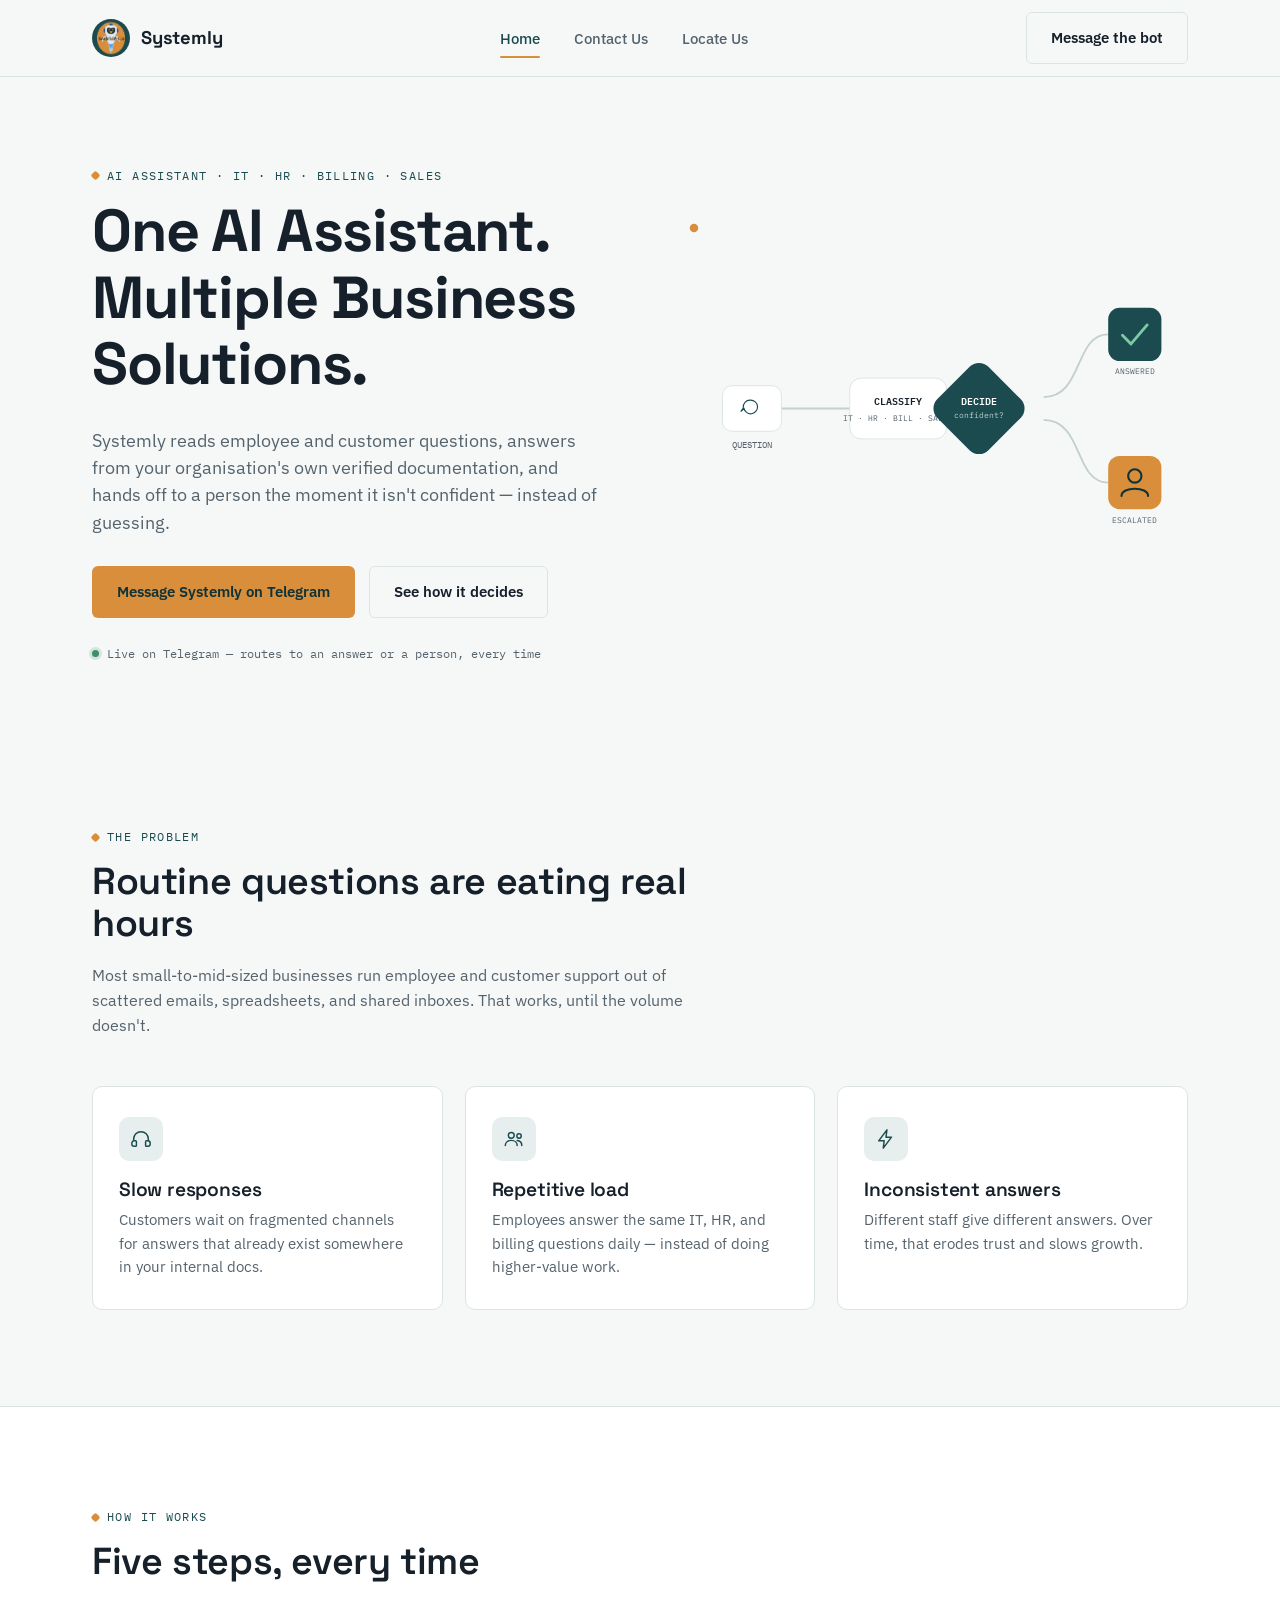
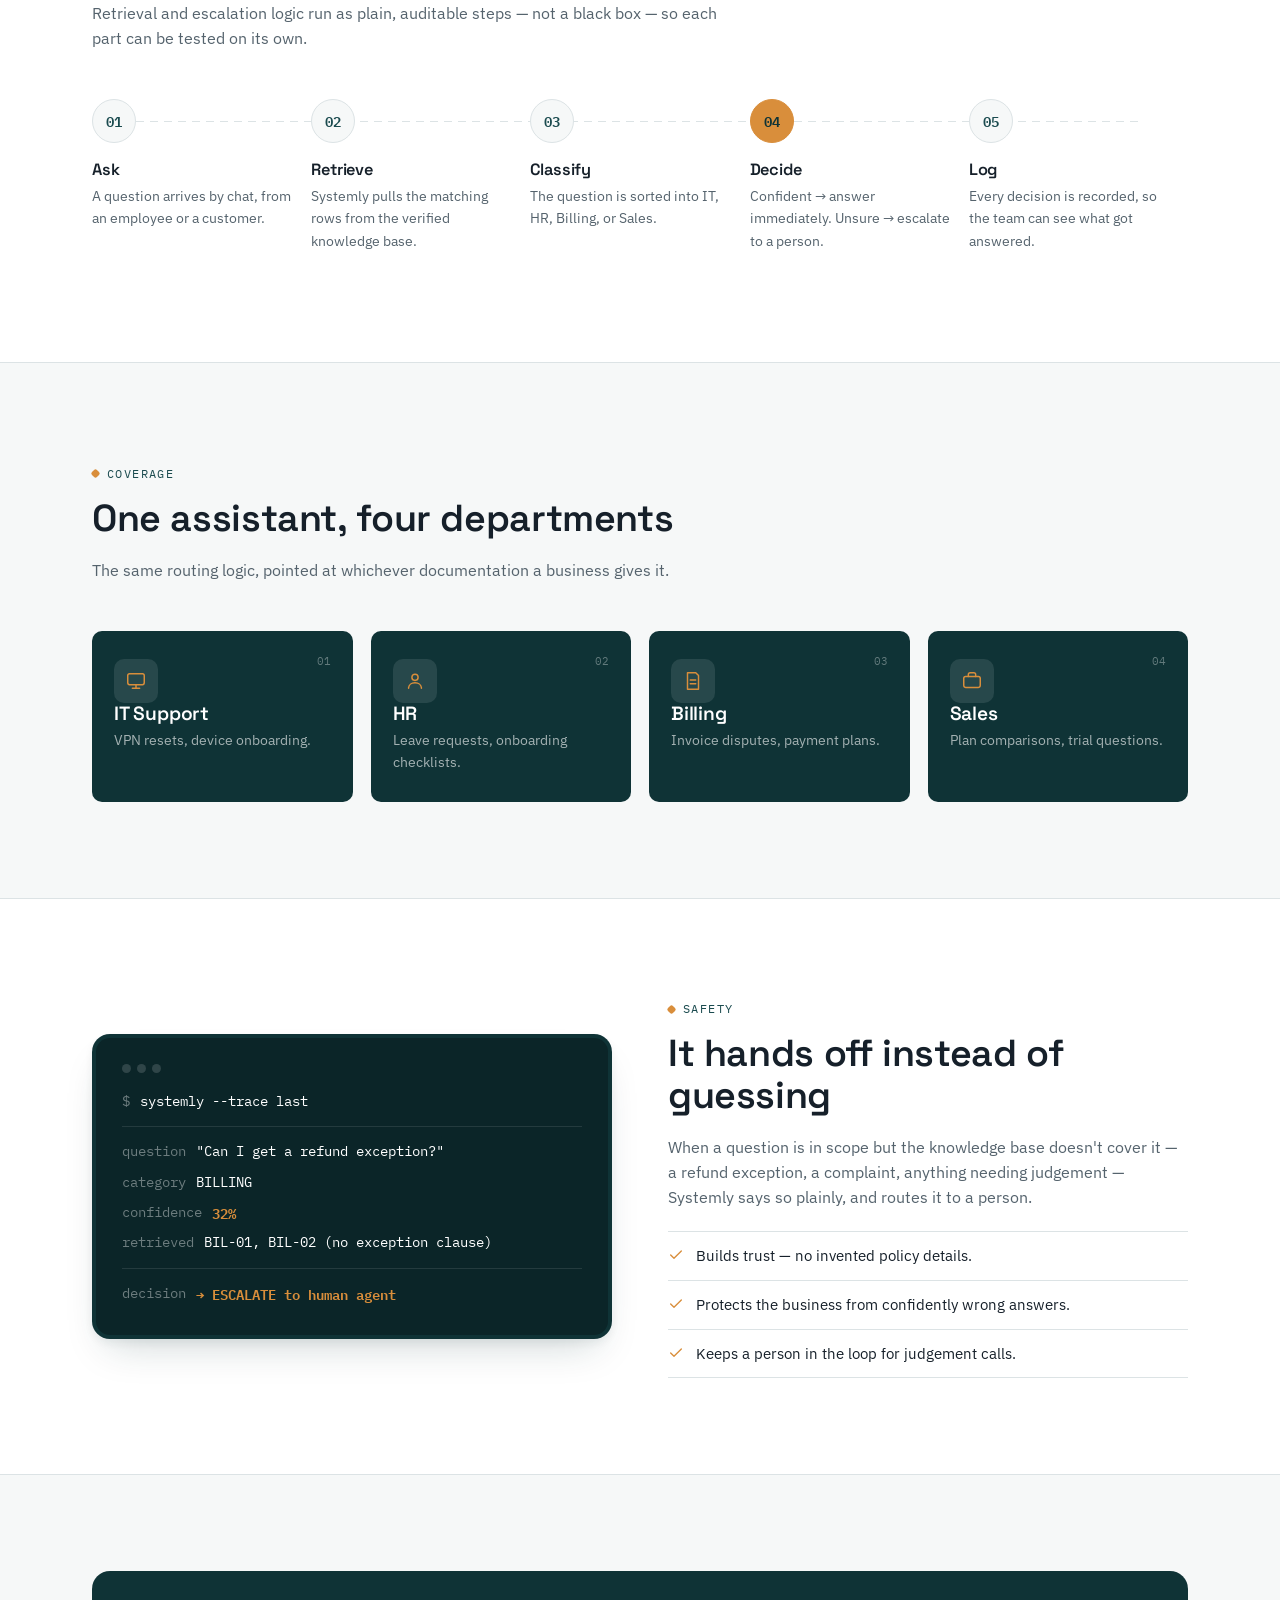
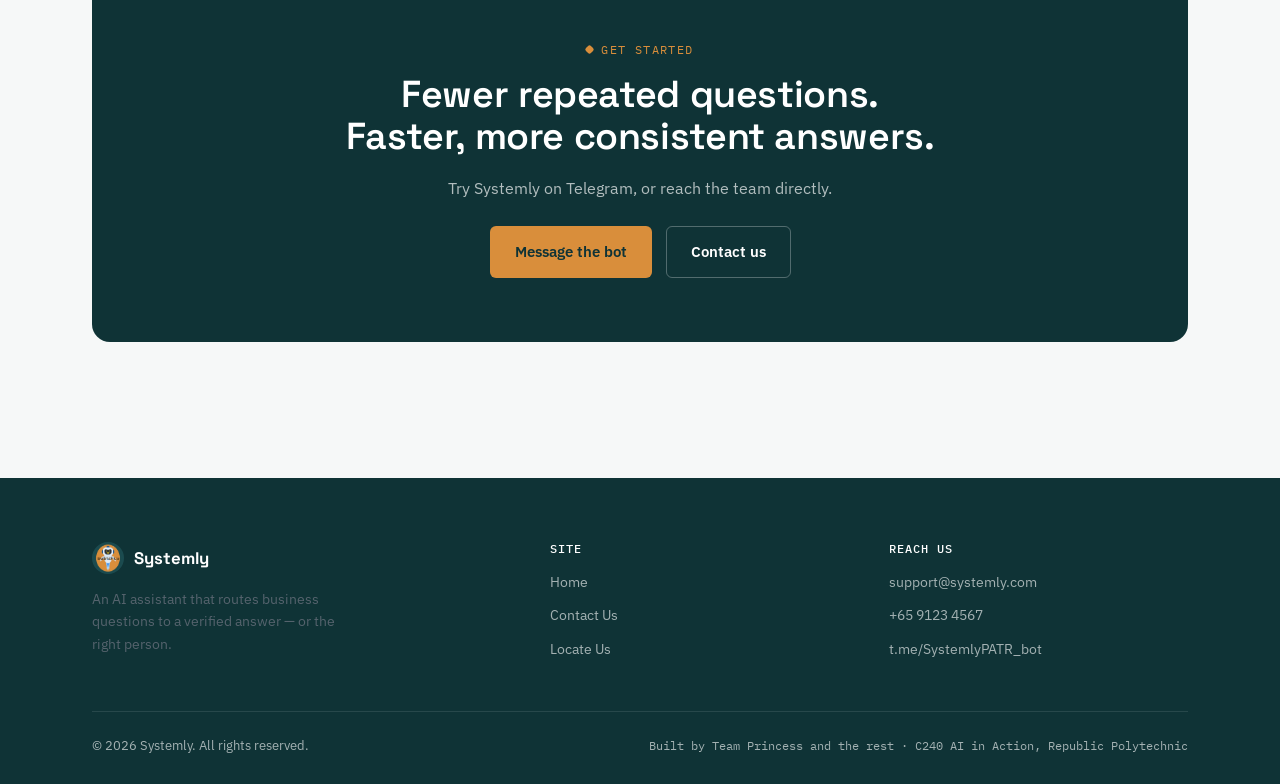
<file: index.html>
<!DOCTYPE html>
<html lang="en">
<head>
<meta charset="UTF-8">
<meta name="viewport" content="width=device-width, initial-scale=1.0">
<title>Systemly — One AI Assistant. Multiple Business Solutions.</title>
<meta name="description" content="Systemly is an AI assistant that answers IT, HR, billing, and sales questions from your own verified documentation — and hands off to a person the moment it isn't sure.">
<link rel="icon" type="image/png" href="assets/logo.png">
<link rel="stylesheet" href="css/style.css">
</head>
<body>

<!-- ============ NAV ============ -->
<header class="nav">
  <div class="container">
    <a href="index.html" class="nav-brand">
      <img src="assets/logo.png" alt="Systemly logo">
      <span>Systemly</span>
    </a>
    <nav>
      <ul class="nav-links" id="navLinks">
        <li><a href="index.html" class="active">Home</a></li>
        <li><a href="contact.html">Contact Us</a></li>
        <li><a href="locate.html">Locate Us</a></li>
      </ul>
    </nav>
    <div class="nav-cta">
      <a href="https://t.me/SystemlyPATR_bot" class="btn btn-ghost" target="_blank" rel="noopener">Message the bot</a>
      <button class="nav-toggle" id="navToggle" aria-label="Toggle menu" aria-expanded="false">
        <span></span><span></span><span></span>
      </button>
    </div>
  </div>
</header>

<!-- ============ HERO ============ -->
<section class="hero">
  <div class="container">
    <div class="hero-copy reveal in">
      <p class="eyebrow">AI Assistant · IT · HR · Billing · Sales</p>
      <h1>One AI Assistant.<br>Multiple Business Solutions.</h1>
      <p class="lead">Systemly reads employee and customer questions, answers from your organisation's own verified documentation, and hands off to a person the moment it isn't confident — instead of guessing.</p>
      <div class="hero-actions">
        <a href="https://t.me/SystemlyPATR_bot" class="btn btn-amber" target="_blank" rel="noopener">
          Message Systemly on Telegram
        </a>
        <a href="#how-it-works" class="btn btn-ghost">See how it decides</a>
      </div>
      <div class="hero-note">
        <span class="dot-live"></span>
        Live on Telegram — routes to an answer or a person, every time
      </div>
    </div>

    <div class="hero-visual reveal in" aria-hidden="true">
      <svg viewBox="0 0 520 380" xmlns="http://www.w3.org/2000/svg" style="width:100%;height:auto;overflow:visible;">
        <!-- connecting paths -->
        <path id="pathAB" class="flow-path" pathLength="1" d="M92,190 L164,190" />
        <path id="pathBC" class="flow-path" pathLength="1" d="M266,190 L300,190" />
        <path id="pathCD" class="flow-path flow-path-delay1" pathLength="1" d="M368,178 C410,178 400,112 436,112" />
        <path id="pathCE" class="flow-path flow-path-delay1" pathLength="1" d="M368,202 C410,202 400,268 436,268" />

        <!-- traveling dots -->
        <circle r="4.5" fill="#1B4B4F">
          <animateMotion dur="3.6s" repeatCount="indefinite" begin="0.4s"
            path="M92,190 L164,190 L266,190 L300,190 C342,190 400,178 400,178 C410,178 400,112 436,112" />
        </circle>
        <circle r="4.5" fill="#D98E3B">
          <animateMotion dur="3.6s" repeatCount="indefinite" begin="2.2s"
            path="M92,190 L164,190 L266,190 L300,190 C342,190 400,202 400,202 C410,202 400,268 436,268" />
        </circle>

        <!-- Node A: Question -->
        <g transform="translate(30,166)">
          <rect width="62" height="48" rx="10" fill="#FFFFFF" stroke="#DCE3E5" />
          <path d="M31,15 a9,9 0 1 1 -8.7,11 L18,30 l3.3,-4.6 A9,9 0 0 1 31,15z" fill="none" stroke="#1B4B4F" stroke-width="1.5" transform="scale(0.8) translate(6,4)"/>
          <text x="31" y="66" text-anchor="middle" font-family="IBM Plex Mono" font-size="9.5" fill="#55636D">QUESTION</text>
        </g>

        <!-- Node B: Classify -->
        <g transform="translate(164,158)">
          <rect width="102" height="64" rx="12" fill="#FFFFFF" stroke="#DCE3E5"/>
          <text x="51" y="28" text-anchor="middle" font-family="IBM Plex Mono" font-weight="600" font-size="10.5" fill="#16202A">CLASSIFY</text>
          <text x="51" y="45" text-anchor="middle" font-family="IBM Plex Mono" font-size="8" fill="#55636D">IT · HR · BILL · SALES</text>
        </g>

        <!-- Node C: Decide (diamond) -->
        <g transform="translate(300,190)">
          <rect x="-38" y="-38" width="76" height="76" rx="14" fill="#1B4B4F" transform="rotate(45)"/>
          <text x="0" y="-4" text-anchor="middle" font-family="IBM Plex Mono" font-weight="600" font-size="10" fill="#fff">DECIDE</text>
          <text x="0" y="10" text-anchor="middle" font-family="IBM Plex Mono" font-size="8" fill="#B9D4D1">confident?</text>
        </g>

        <!-- Node D: Verified answer -->
        <g transform="translate(436,84)">
          <rect width="56" height="56" rx="12" fill="#1B4B4F"/>
          <path d="M15,29 L24,38 L41,18" fill="none" stroke="#7CC9A6" stroke-width="3" stroke-linecap="round" stroke-linejoin="round"/>
          <text x="28" y="70" text-anchor="middle" font-family="IBM Plex Mono" font-size="8.5" fill="#55636D">ANSWERED</text>
        </g>

        <!-- Node E: Escalate -->
        <g transform="translate(436,240)">
          <rect width="56" height="56" rx="12" fill="#D98E3B"/>
          <circle cx="28" cy="21" r="7" fill="none" stroke="#0F3336" stroke-width="2.2"/>
          <path d="M14,42 c0,-10 28,-10 28,0" fill="none" stroke="#0F3336" stroke-width="2.2" stroke-linecap="round"/>
          <text x="28" y="70" text-anchor="middle" font-family="IBM Plex Mono" font-size="8.5" fill="#55636D">ESCALATED</text>
        </g>
      </svg>
    </div>
  </div>
</section>

<!-- ============ PROBLEM ============ -->
<section id="problem">
  <div class="container">
    <div class="section-head reveal">
      <p class="eyebrow">The problem</p>
      <h2>Routine questions are eating real hours</h2>
      <p>Most small-to-mid-sized businesses run employee and customer support out of scattered emails, spreadsheets, and shared inboxes. That works, until the volume doesn't.</p>
    </div>
    <div class="card-grid">
      <div class="card reveal">
        <div class="icon-badge">
          <svg viewBox="0 0 24 24" fill="none" stroke="currentColor" stroke-width="1.6" stroke-linecap="round" stroke-linejoin="round"><path d="M4 13v-1a8 8 0 0 1 16 0v1"/><path d="M2 16.5A2.5 2.5 0 0 1 4.5 14H6a1 1 0 0 1 1 1v4a1 1 0 0 1-1 1H4.5A2.5 2.5 0 0 1 2 17.5v-1z"/><path d="M22 16.5a2.5 2.5 0 0 0-2.5-2.5H18a1 1 0 0 0-1 1v4a1 1 0 0 0 1 1h1.5a2.5 2.5 0 0 0 2.5-2.5v-1z"/></svg>
        </div>
        <h3>Slow responses</h3>
        <p>Customers wait on fragmented channels for answers that already exist somewhere in your internal docs.</p>
      </div>
      <div class="card reveal">
        <div class="icon-badge">
          <svg viewBox="0 0 24 24" fill="none" stroke="currentColor" stroke-width="1.6" stroke-linecap="round" stroke-linejoin="round"><circle cx="9" cy="8" r="3.2"/><path d="M2.5 19c0-3.3 2.9-5.5 6.5-5.5s6.5 2.2 6.5 5.5"/><circle cx="17.5" cy="8.7" r="2.4"/><path d="M15.5 13.7c2.7.3 5 2.2 5 5.3"/></svg>
        </div>
        <h3>Repetitive load</h3>
        <p>Employees answer the same IT, HR, and billing questions daily — instead of doing higher-value work.</p>
      </div>
      <div class="card reveal">
        <div class="icon-badge">
          <svg viewBox="0 0 24 24" fill="none" stroke="currentColor" stroke-width="1.6" stroke-linecap="round" stroke-linejoin="round"><path d="M13 2 4 14h6l-1 8 9-12h-6l1-8z" stroke-linejoin="round"/></svg>
        </div>
        <h3>Inconsistent answers</h3>
        <p>Different staff give different answers. Over time, that erodes trust and slows growth.</p>
      </div>
    </div>
  </div>
</section>

<!-- ============ HOW IT WORKS ============ -->
<section id="how-it-works" style="background:var(--panel); border-top:1px solid var(--line); border-bottom:1px solid var(--line);">
  <div class="container">
    <div class="section-head reveal">
      <p class="eyebrow">How it works</p>
      <h2>Five steps, every time</h2>
      <p>Retrieval and escalation logic run as plain, auditable steps — not a black box — so each part can be tested on its own.</p>
    </div>
    <div class="timeline">
      <div class="step reveal">
        <div class="step-num">01</div>
        <h3>Ask</h3>
        <p>A question arrives by chat, from an employee or a customer.</p>
      </div>
      <div class="step reveal">
        <div class="step-num">02</div>
        <h3>Retrieve</h3>
        <p>Systemly pulls the matching rows from the verified knowledge base.</p>
      </div>
      <div class="step reveal">
        <div class="step-num">03</div>
        <h3>Classify</h3>
        <p>The question is sorted into IT, HR, Billing, or Sales.</p>
      </div>
      <div class="step reveal active">
        <div class="step-num">04</div>
        <h3>Decide</h3>
        <p>Confident → answer immediately. Unsure → escalate to a person.</p>
      </div>
      <div class="step reveal">
        <div class="step-num">05</div>
        <h3>Log</h3>
        <p>Every decision is recorded, so the team can see what got answered.</p>
      </div>
    </div>
  </div>
</section>

<!-- ============ DEPARTMENTS ============ -->
<section id="departments">
  <div class="container">
    <div class="section-head reveal">
      <p class="eyebrow">Coverage</p>
      <h2>One assistant, four departments</h2>
      <p>The same routing logic, pointed at whichever documentation a business gives it.</p>
    </div>
    <div class="dept-grid">
      <div class="dept-card reveal">
        <span class="tag">01</span>
        <div class="icon-badge">
          <svg viewBox="0 0 24 24" fill="none" stroke="currentColor" stroke-width="1.6" stroke-linecap="round" stroke-linejoin="round"><rect x="3" y="4" width="18" height="12" rx="2"/><path d="M8 20h8M12 16v4"/></svg>
        </div>
        <h3>IT Support</h3>
        <p>VPN resets, device onboarding.</p>
      </div>
      <div class="dept-card reveal">
        <span class="tag">02</span>
        <div class="icon-badge">
          <svg viewBox="0 0 24 24" fill="none" stroke="currentColor" stroke-width="1.6" stroke-linecap="round" stroke-linejoin="round"><circle cx="12" cy="8" r="3.4"/><path d="M5 20c0-3.6 3.1-6 7-6s7 2.4 7 6"/></svg>
        </div>
        <h3>HR</h3>
        <p>Leave requests, onboarding checklists.</p>
      </div>
      <div class="dept-card reveal">
        <span class="tag">03</span>
        <div class="icon-badge">
          <svg viewBox="0 0 24 24" fill="none" stroke="currentColor" stroke-width="1.6" stroke-linecap="round" stroke-linejoin="round"><path d="M6 3h9l3 3v15H6z"/><path d="M9 11h6M9 15h6"/></svg>
        </div>
        <h3>Billing</h3>
        <p>Invoice disputes, payment plans.</p>
      </div>
      <div class="dept-card reveal">
        <span class="tag">04</span>
        <div class="icon-badge">
          <svg viewBox="0 0 24 24" fill="none" stroke="currentColor" stroke-width="1.6" stroke-linecap="round" stroke-linejoin="round"><rect x="3" y="7" width="18" height="12" rx="2"/><path d="M8 7V5a2 2 0 0 1 2-2h4a2 2 0 0 1 2 2v2"/></svg>
        </div>
        <h3>Sales</h3>
        <p>Plan comparisons, trial questions.</p>
      </div>
    </div>
  </div>
</section>

<!-- ============ ESCALATION DEMO ============ -->
<section id="safety" style="background:var(--panel); border-top:1px solid var(--line); border-bottom:1px solid var(--line);">
  <div class="container">
    <div class="split">
      <div class="reveal">
        <div class="console">
          <div class="console-inner">
            <div class="console-bar"><span></span><span></span><span></span></div>
            <div class="console-line"><span class="k">$</span><span class="v">systemly --trace last</span></div>
            <div class="console-divider"></div>
            <div class="console-line"><span class="k">question</span><span class="v">"Can I get a refund exception?"</span></div>
            <div class="console-line"><span class="k">category</span><span class="v">BILLING</span></div>
            <div class="console-line"><span class="k">confidence</span><span class="v amber">32%</span></div>
            <div class="console-line"><span class="k">retrieved</span><span class="v">BIL-01, BIL-02 (no exception clause)</span></div>
            <div class="console-divider"></div>
            <div class="console-line"><span class="k">decision</span><span class="v amber">→ ESCALATE to human agent</span></div>
          </div>
        </div>
      </div>
      <div class="reveal">
        <p class="eyebrow">Safety</p>
        <h2>It hands off instead of guessing</h2>
        <p>When a question is in scope but the knowledge base doesn't cover it — a refund exception, a complaint, anything needing judgement — Systemly says so plainly, and routes it to a person.</p>
        <ul class="split-list">
          <li>
            <svg viewBox="0 0 24 24" fill="none" stroke="currentColor" stroke-width="2" stroke-linecap="round" stroke-linejoin="round"><path d="M20 6 9 17l-5-5"/></svg>
            <span>Builds trust — no invented policy details.</span>
          </li>
          <li>
            <svg viewBox="0 0 24 24" fill="none" stroke="currentColor" stroke-width="2" stroke-linecap="round" stroke-linejoin="round"><path d="M20 6 9 17l-5-5"/></svg>
            <span>Protects the business from confidently wrong answers.</span>
          </li>
          <li>
            <svg viewBox="0 0 24 24" fill="none" stroke="currentColor" stroke-width="2" stroke-linecap="round" stroke-linejoin="round"><path d="M20 6 9 17l-5-5"/></svg>
            <span>Keeps a person in the loop for judgement calls.</span>
          </li>
        </ul>
      </div>
    </div>
  </div>
</section>

<!-- ============ CTA ============ -->
<section>
  <div class="container">
    <div class="cta-band reveal">
      <p class="eyebrow" style="justify-content:center; color:var(--amber);">Get started</p>
      <h2>Fewer repeated questions.<br>Faster, more consistent answers.</h2>
      <p>Try Systemly on Telegram, or reach the team directly.</p>
      <div class="cta-actions">
        <a href="https://t.me/SystemlyPATR_bot" class="btn btn-amber" target="_blank" rel="noopener">Message the bot</a>
        <a href="contact.html" class="btn btn-ghost-light">Contact us</a>
      </div>
    </div>
  </div>
</section>

<!-- ============ FOOTER ============ -->
<footer>
  <div class="container">
    <div class="footer-grid">
      <div>
        <div class="footer-brand">
          <img src="assets/logo.png" alt="Systemly logo">
          <span>Systemly</span>
        </div>
        <p style="max-width:32ch; font-size:0.9rem;">An AI assistant that routes business questions to a verified answer — or the right person.</p>
      </div>
      <div>
        <h4>Site</h4>
        <ul>
          <li><a href="index.html">Home</a></li>
          <li><a href="contact.html">Contact Us</a></li>
          <li><a href="locate.html">Locate Us</a></li>
        </ul>
      </div>
      <div>
        <h4>Reach us</h4>
        <ul>
          <li><a href="mailto:support@systemly.com">support@systemly.com</a></li>
          <li><a href="tel:+6591234567">+65 9123 4567</a></li>
          <li><a href="https://t.me/SystemlyPATR_bot" target="_blank" rel="noopener">t.me/SystemlyPATR_bot</a></li>
        </ul>
      </div>
    </div>
    <div class="footer-bottom">
      <span>© 2026 Systemly. All rights reserved.</span>
      <span class="credit">Built by Team Princess and the rest · C240 AI in Action, Republic Polytechnic</span>
    </div>
  </div>
</footer>

<script src="js/script.js"></script>
</body>
</html>
</file>
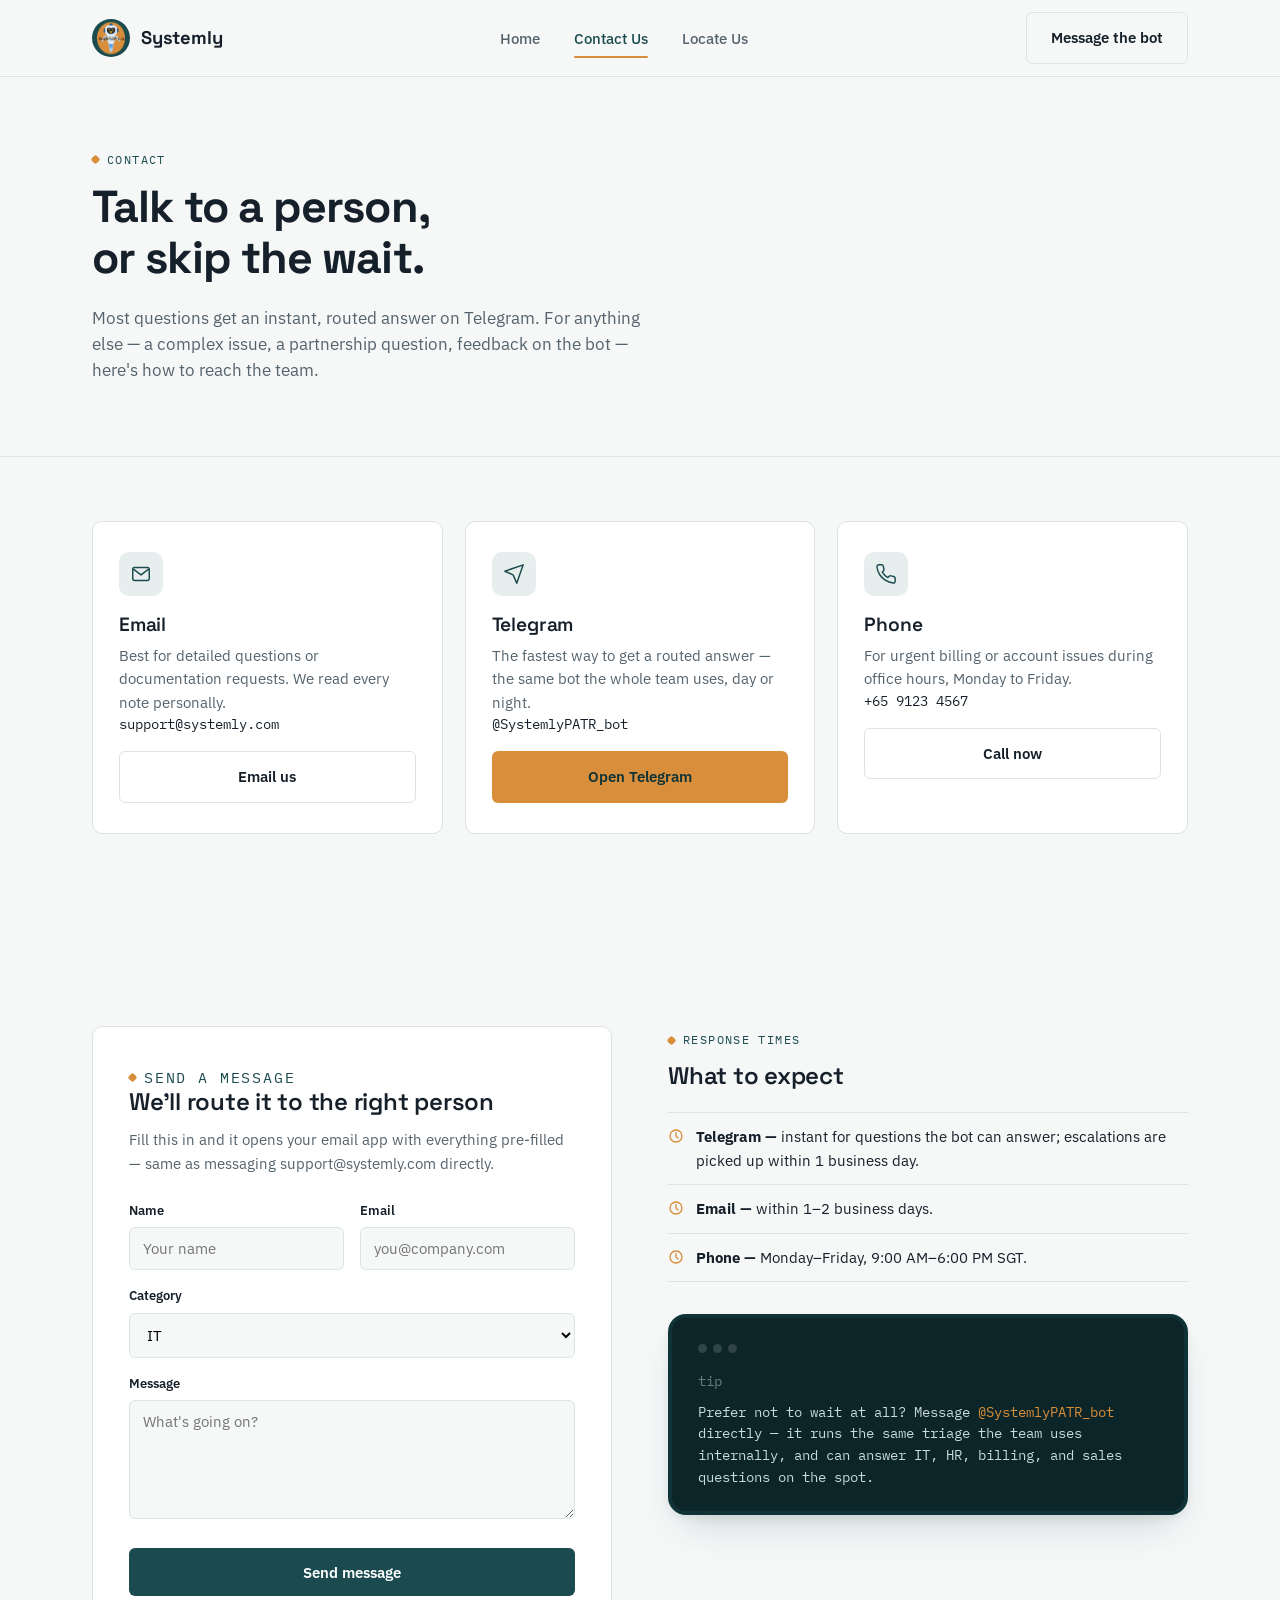
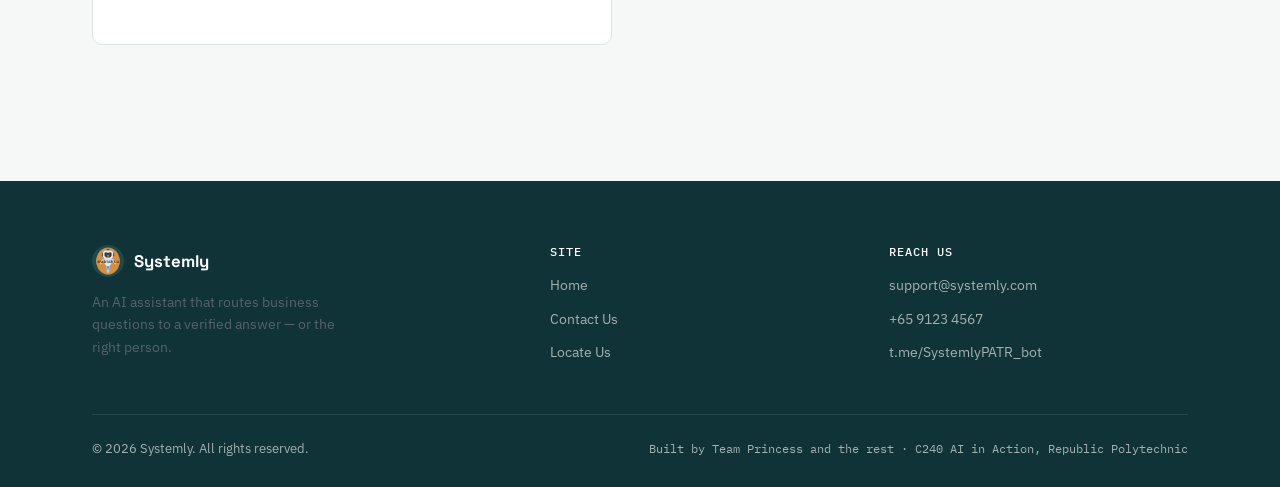
<file: contact.html>
<!DOCTYPE html>
<html lang="en">
<head>
<meta charset="UTF-8">
<meta name="viewport" content="width=device-width, initial-scale=1.0">
<title>Contact Us — Systemly</title>
<meta name="description" content="Reach the team behind Systemly by email, phone, or Telegram — or send a message directly and we'll route it to the right person.">
<link rel="icon" type="image/png" href="assets/logo.png">
<link rel="stylesheet" href="css/style.css">
</head>
<body>

<!-- ============ NAV ============ -->
<header class="nav">
  <div class="container">
    <a href="index.html" class="nav-brand">
      <img src="assets/logo.png" alt="Systemly logo">
      <span>Systemly</span>
    </a>
    <nav>
      <ul class="nav-links" id="navLinks">
        <li><a href="index.html">Home</a></li>
        <li><a href="contact.html" class="active">Contact Us</a></li>
        <li><a href="locate.html">Locate Us</a></li>
      </ul>
    </nav>
    <div class="nav-cta">
      <a href="https://t.me/SystemlyPATR_bot" class="btn btn-ghost" target="_blank" rel="noopener">Message the bot</a>
      <button class="nav-toggle" id="navToggle" aria-label="Toggle menu" aria-expanded="false">
        <span></span><span></span><span></span>
      </button>
    </div>
  </div>
</header>

<!-- ============ HEADER ============ -->
<section class="page-header">
  <div class="container">
    <p class="eyebrow reveal in">Contact</p>
    <h1 class="reveal in" style="font-size:clamp(2rem,3vw + 1rem,2.8rem);">Talk to a person,<br>or skip the wait.</h1>
    <p class="lead reveal in">Most questions get an instant, routed answer on Telegram. For anything else — a complex issue, a partnership question, feedback on the bot — here's how to reach the team.</p>
  </div>
</section>

<!-- ============ CHANNELS ============ -->
<section style="padding-top:64px;">
  <div class="container">
    <div class="card-grid">
      <div class="card reveal">
        <div class="icon-badge">
          <svg viewBox="0 0 24 24" fill="none" stroke="currentColor" stroke-width="1.6" stroke-linecap="round" stroke-linejoin="round"><rect x="3" y="5" width="18" height="14" rx="2"/><path d="m4 7 8 6 8-6"/></svg>
        </div>
        <h3>Email</h3>
        <p>Best for detailed questions or documentation requests. We read every note personally.</p>
        <p style="font-family:var(--font-mono); font-size:0.85rem; color:var(--ink); margin-bottom:16px;">support@systemly.com</p>
        <a href="mailto:support@systemly.com" class="btn btn-ghost btn-block">Email us</a>
      </div>

      <div class="card reveal">
        <div class="icon-badge">
          <svg viewBox="0 0 24 24" fill="none" stroke="currentColor" stroke-width="1.6" stroke-linecap="round" stroke-linejoin="round"><path d="m22 2-7 20-4-9-9-4 20-7z"/></svg>
        </div>
        <h3>Telegram</h3>
        <p>The fastest way to get a routed answer — the same bot the whole team uses, day or night.</p>
        <p style="font-family:var(--font-mono); font-size:0.85rem; color:var(--ink); margin-bottom:16px;">@SystemlyPATR_bot</p>
        <a href="https://t.me/SystemlyPATR_bot" class="btn btn-amber btn-block" target="_blank" rel="noopener">Open Telegram</a>
      </div>

      <div class="card reveal">
        <div class="icon-badge">
          <svg viewBox="0 0 24 24" fill="none" stroke="currentColor" stroke-width="1.6" stroke-linecap="round" stroke-linejoin="round"><path d="M22 16.9v3a2 2 0 0 1-2.2 2 19.8 19.8 0 0 1-8.6-3.1 19.5 19.5 0 0 1-6-6 19.8 19.8 0 0 1-3.1-8.7A2 2 0 0 1 4.1 2h3a2 2 0 0 1 2 1.7c.1.9.3 1.8.6 2.7a2 2 0 0 1-.4 2.1L8 9.9a16 16 0 0 0 6 6l1.4-1.4a2 2 0 0 1 2.1-.4c.9.3 1.8.5 2.7.6a2 2 0 0 1 1.8 2z"/></svg>
        </div>
        <h3>Phone</h3>
        <p>For urgent billing or account issues during office hours, Monday to Friday.</p>
        <p style="font-family:var(--font-mono); font-size:0.85rem; color:var(--ink); margin-bottom:16px;">+65 9123 4567</p>
        <a href="tel:+6591234567" class="btn btn-ghost btn-block">Call now</a>
      </div>
    </div>
  </div>
</section>

<!-- ============ FORM + INFO ============ -->
<section>
  <div class="container">
    <div class="split" style="align-items:flex-start;">

      <div class="reveal">
        <div class="card" style="padding:36px;">
          <p class="eyebrow">Send a message</p>
          <h2 style="font-size:1.5rem;">We'll route it to the right person</h2>
          <p style="margin-bottom:26px;">Fill this in and it opens your email app with everything pre-filled — same as messaging support@systemly.com directly.</p>

          <form id="contactForm" novalidate>
            <div style="display:grid; grid-template-columns:1fr 1fr; gap:16px; margin-bottom:16px;">
              <div>
                <label for="cf-name" style="display:block; font-size:0.82rem; font-weight:600; margin-bottom:6px;">Name</label>
                <input id="cf-name" name="name" type="text" required placeholder="Your name" style="width:100%; padding:11px 13px; border:1px solid var(--line); border-radius:var(--radius-s); font-family:var(--font-body); font-size:0.92rem; background:var(--bg);">
              </div>
              <div>
                <label for="cf-email" style="display:block; font-size:0.82rem; font-weight:600; margin-bottom:6px;">Email</label>
                <input id="cf-email" name="email" type="email" required placeholder="you@company.com" style="width:100%; padding:11px 13px; border:1px solid var(--line); border-radius:var(--radius-s); font-family:var(--font-body); font-size:0.92rem; background:var(--bg);">
              </div>
            </div>

            <div style="margin-bottom:16px;">
              <label for="cf-category" style="display:block; font-size:0.82rem; font-weight:600; margin-bottom:6px;">Category</label>
              <select id="cf-category" name="category" style="width:100%; padding:11px 13px; border:1px solid var(--line); border-radius:var(--radius-s); font-family:var(--font-body); font-size:0.92rem; background:var(--bg);">
                <option>IT</option>
                <option>HR</option>
                <option>Billing</option>
                <option>Sales</option>
                <option>Something else</option>
              </select>
            </div>

            <div style="margin-bottom:22px;">
              <label for="cf-message" style="display:block; font-size:0.82rem; font-weight:600; margin-bottom:6px;">Message</label>
              <textarea id="cf-message" name="message" required rows="5" placeholder="What's going on?" style="width:100%; padding:11px 13px; border:1px solid var(--line); border-radius:var(--radius-s); font-family:var(--font-body); font-size:0.92rem; resize:vertical; background:var(--bg);"></textarea>
            </div>

            <button type="submit" class="btn btn-primary btn-block">Send message</button>
            <p id="cf-status" style="font-size:0.82rem; margin-top:12px; margin-bottom:0; color:var(--ink-soft);"></p>
          </form>
        </div>
      </div>

      <div class="reveal">
        <p class="eyebrow">Response times</p>
        <h2 style="font-size:1.5rem;">What to expect</h2>
        <ul class="split-list">
          <li>
            <svg viewBox="0 0 24 24" fill="none" stroke="currentColor" stroke-width="2" stroke-linecap="round" stroke-linejoin="round"><circle cx="12" cy="12" r="9"/><path d="M12 7v5l3 3"/></svg>
            <span><strong>Telegram —</strong> instant for questions the bot can answer; escalations are picked up within 1 business day.</span>
          </li>
          <li>
            <svg viewBox="0 0 24 24" fill="none" stroke="currentColor" stroke-width="2" stroke-linecap="round" stroke-linejoin="round"><circle cx="12" cy="12" r="9"/><path d="M12 7v5l3 3"/></svg>
            <span><strong>Email —</strong> within 1–2 business days.</span>
          </li>
          <li>
            <svg viewBox="0 0 24 24" fill="none" stroke="currentColor" stroke-width="2" stroke-linecap="round" stroke-linejoin="round"><circle cx="12" cy="12" r="9"/><path d="M12 7v5l3 3"/></svg>
            <span><strong>Phone —</strong> Monday–Friday, 9:00 AM–6:00 PM SGT.</span>
          </li>
        </ul>

        <div class="console" style="margin-top:32px;">
          <div class="console-inner">
            <div class="console-bar"><span></span><span></span><span></span></div>
            <div class="console-line"><span class="k">tip</span></div>
            <p style="color:#C9DAD8; margin:0; font-size:0.85rem; line-height:1.6;">Prefer not to wait at all? Message <span style="color:var(--amber);">@SystemlyPATR_bot</span> directly — it runs the same triage the team uses internally, and can answer IT, HR, billing, and sales questions on the spot.</p>
          </div>
        </div>
      </div>

    </div>
  </div>
</section>

<!-- ============ FOOTER ============ -->
<footer>
  <div class="container">
    <div class="footer-grid">
      <div>
        <div class="footer-brand">
          <img src="assets/logo.png" alt="Systemly logo">
          <span>Systemly</span>
        </div>
        <p style="max-width:32ch; font-size:0.9rem;">An AI assistant that routes business questions to a verified answer — or the right person.</p>
      </div>
      <div>
        <h4>Site</h4>
        <ul>
          <li><a href="index.html">Home</a></li>
          <li><a href="contact.html">Contact Us</a></li>
          <li><a href="locate.html">Locate Us</a></li>
        </ul>
      </div>
      <div>
        <h4>Reach us</h4>
        <ul>
          <li><a href="mailto:support@systemly.com">support@systemly.com</a></li>
          <li><a href="tel:+6591234567">+65 9123 4567</a></li>
          <li><a href="https://t.me/SystemlyPATR_bot" target="_blank" rel="noopener">t.me/SystemlyPATR_bot</a></li>
        </ul>
      </div>
    </div>
    <div class="footer-bottom">
      <span>© 2026 Systemly. All rights reserved.</span>
      <span class="credit">Built by Team Princess and the rest · C240 AI in Action, Republic Polytechnic</span>
    </div>
  </div>
</footer>

<script src="js/script.js"></script>
<script>
  var form = document.getElementById('contactForm');
  var status = document.getElementById('cf-status');
  form.addEventListener('submit', function(e){
    e.preventDefault();
    var name = document.getElementById('cf-name').value.trim();
    var email = document.getElementById('cf-email').value.trim();
    var category = document.getElementById('cf-category').value;
    var message = document.getElementById('cf-message').value.trim();
    if(!name || !email || !message){
      status.textContent = 'Please fill in your name, email, and message.';
      status.style.color = '#b3552f';
      return;
    }
    var subject = encodeURIComponent('[' + category + '] Message from ' + name);
    var body = encodeURIComponent(message + '\n\n— ' + name + ' (' + email + ')');
    window.location.href = 'mailto:support@systemly.com?subject=' + subject + '&body=' + body;
    status.textContent = 'Opening your email app…';
    status.style.color = 'var(--ink-soft)';
  });
</script>
</body>
</html>
</file>
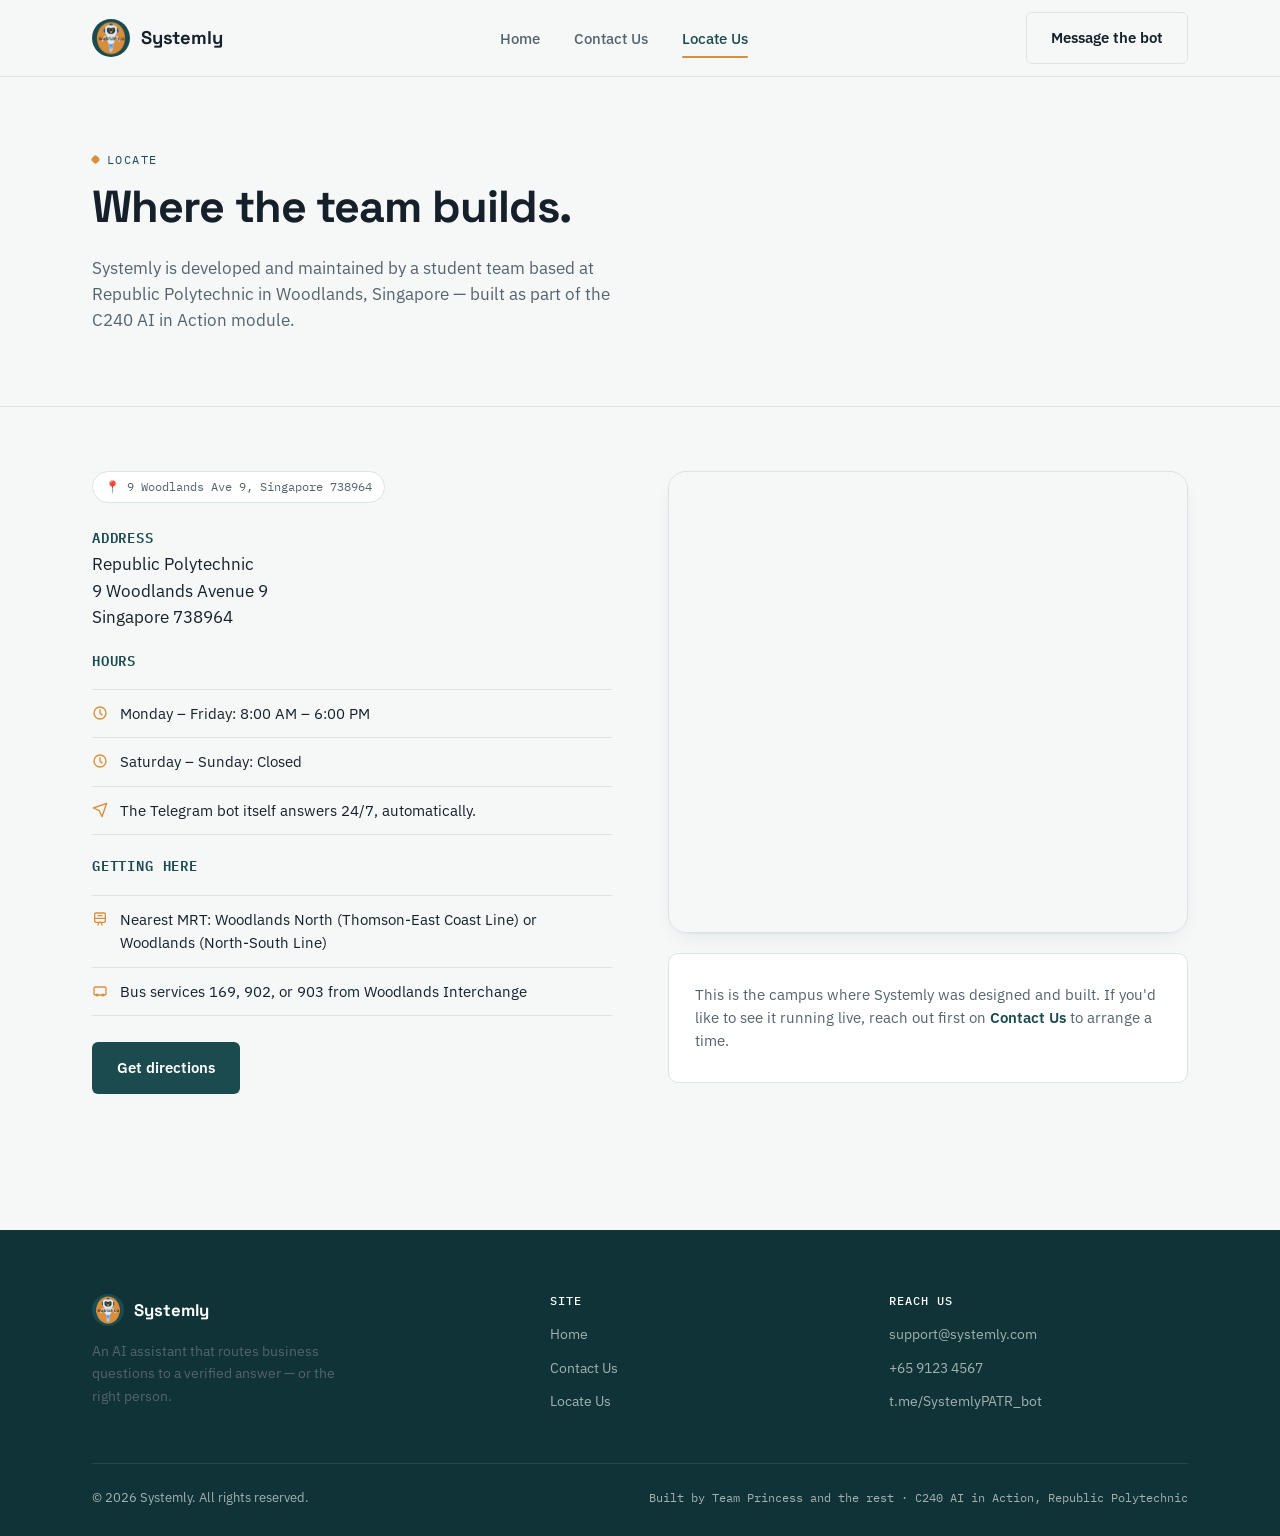
<file: locate.html>
<!DOCTYPE html>
<html lang="en">
<head>
<meta charset="UTF-8">
<meta name="viewport" content="width=device-width, initial-scale=1.0">
<title>Locate Us — Systemly</title>
<meta name="description" content="Where the Systemly team is based, transit directions, and office hours.">
<link rel="icon" type="image/png" href="assets/logo.png">
<link rel="stylesheet" href="css/style.css">
</head>
<body>

<!-- ============ NAV ============ -->
<header class="nav">
  <div class="container">
    <a href="index.html" class="nav-brand">
      <img src="assets/logo.png" alt="Systemly logo">
      <span>Systemly</span>
    </a>
    <nav>
      <ul class="nav-links" id="navLinks">
        <li><a href="index.html">Home</a></li>
        <li><a href="contact.html">Contact Us</a></li>
        <li><a href="locate.html" class="active">Locate Us</a></li>
      </ul>
    </nav>
    <div class="nav-cta">
      <a href="https://t.me/SystemlyPATR_bot" class="btn btn-ghost" target="_blank" rel="noopener">Message the bot</a>
      <button class="nav-toggle" id="navToggle" aria-label="Toggle menu" aria-expanded="false">
        <span></span><span></span><span></span>
      </button>
    </div>
  </div>
</header>

<!-- ============ HEADER ============ -->
<section class="page-header">
  <div class="container">
    <p class="eyebrow reveal in">Locate</p>
    <h1 class="reveal in" style="font-size:clamp(2rem,3vw + 1rem,2.8rem);">Where the team builds.</h1>
    <p class="lead reveal in">Systemly is developed and maintained by a student team based at Republic Polytechnic in Woodlands, Singapore — built as part of the C240 AI in Action module.</p>
  </div>
</section>

<!-- ============ MAP + INFO ============ -->
<section style="padding-top:64px;">
  <div class="container">
    <div class="split" style="align-items:flex-start;">

      <div class="reveal">
        <span class="badge-line">📍 9 Woodlands Ave 9, Singapore 738964</span>

        <div style="margin-top:26px;">
          <h3 style="font-family:var(--font-mono); text-transform:uppercase; letter-spacing:0.06em; font-size:0.85rem; color:var(--teal);">Address</h3>
          <p style="font-size:1.05rem; color:var(--ink); margin-bottom:22px;">
            Republic Polytechnic<br>
            9 Woodlands Avenue 9<br>
            Singapore 738964
          </p>

          <h3 style="font-family:var(--font-mono); text-transform:uppercase; letter-spacing:0.06em; font-size:0.85rem; color:var(--teal);">Hours</h3>
          <ul class="split-list" style="margin-bottom:22px;">
            <li><svg viewBox="0 0 24 24" fill="none" stroke="currentColor" stroke-width="2" stroke-linecap="round" stroke-linejoin="round"><circle cx="12" cy="12" r="9"/><path d="M12 7v5l3 3"/></svg><span>Monday – Friday: 8:00 AM – 6:00 PM</span></li>
            <li><svg viewBox="0 0 24 24" fill="none" stroke="currentColor" stroke-width="2" stroke-linecap="round" stroke-linejoin="round"><circle cx="12" cy="12" r="9"/><path d="M12 7v5l3 3"/></svg><span>Saturday – Sunday: Closed</span></li>
            <li><svg viewBox="0 0 24 24" fill="none" stroke="currentColor" stroke-width="2" stroke-linecap="round" stroke-linejoin="round"><path d="m22 2-7 20-4-9-9-4 20-7z"/></svg><span>The Telegram bot itself answers 24/7, automatically.</span></li>
          </ul>

          <h3 style="font-family:var(--font-mono); text-transform:uppercase; letter-spacing:0.06em; font-size:0.85rem; color:var(--teal);">Getting here</h3>
          <ul class="split-list" style="margin-bottom:26px;">
            <li><svg viewBox="0 0 24 24" fill="none" stroke="currentColor" stroke-width="2" stroke-linecap="round" stroke-linejoin="round"><rect x="4" y="3" width="16" height="14" rx="2"/><path d="M4 11h16M9 21l1.5-4h3L15 21M9 7h6"/></svg><span>Nearest MRT: Woodlands North (Thomson-East Coast Line) or Woodlands (North-South Line)</span></li>
            <li><svg viewBox="0 0 24 24" fill="none" stroke="currentColor" stroke-width="2" stroke-linecap="round" stroke-linejoin="round"><rect x="3" y="6" width="18" height="12" rx="2"/><circle cx="7.5" cy="18" r="1.4"/><circle cx="16.5" cy="18" r="1.4"/></svg><span>Bus services 169, 902, or 903 from Woodlands Interchange</span></li>
          </ul>

          <a href="https://www.google.com/maps/dir/?api=1&destination=Republic+Polytechnic%2C+9+Woodlands+Ave+9%2C+Singapore+738964" class="btn btn-primary" target="_blank" rel="noopener">Get directions</a>
        </div>
      </div>

      <div class="reveal">
        <div style="border-radius:var(--radius-l); overflow:hidden; border:1px solid var(--line); box-shadow:var(--shadow);">
          <iframe
            title="Map showing Republic Polytechnic, 9 Woodlands Ave 9, Singapore 738964"
            src="https://www.google.com/maps?q=Republic+Polytechnic,9+Woodlands+Ave+9,Singapore+738964&output=embed"
            width="100%" height="460" style="border:0; display:block;" loading="lazy" referrerpolicy="no-referrer-when-downgrade">
          </iframe>
        </div>
        <div class="card" style="margin-top:20px;">
          <p style="margin-bottom:0; font-size:0.92rem;">This is the campus where Systemly was designed and built. If you'd like to see it running live, reach out first on <a href="contact.html" style="color:var(--teal); font-weight:600;">Contact Us</a> to arrange a time.</p>
        </div>
      </div>

    </div>
  </div>
</section>

<!-- ============ FOOTER ============ -->
<footer>
  <div class="container">
    <div class="footer-grid">
      <div>
        <div class="footer-brand">
          <img src="assets/logo.png" alt="Systemly logo">
          <span>Systemly</span>
        </div>
        <p style="max-width:32ch; font-size:0.9rem;">An AI assistant that routes business questions to a verified answer — or the right person.</p>
      </div>
      <div>
        <h4>Site</h4>
        <ul>
          <li><a href="index.html">Home</a></li>
          <li><a href="contact.html">Contact Us</a></li>
          <li><a href="locate.html">Locate Us</a></li>
        </ul>
      </div>
      <div>
        <h4>Reach us</h4>
        <ul>
          <li><a href="mailto:support@systemly.com">support@systemly.com</a></li>
          <li><a href="tel:+6591234567">+65 9123 4567</a></li>
          <li><a href="https://t.me/SystemlyPATR_bot" target="_blank" rel="noopener">t.me/SystemlyPATR_bot</a></li>
        </ul>
      </div>
    </div>
    <div class="footer-bottom">
      <span>© 2026 Systemly. All rights reserved.</span>
      <span class="credit">Built by Team Princess and the rest · C240 AI in Action, Republic Polytechnic</span>
    </div>
  </div>
</footer>

<script src="js/script.js"></script>
</body>
</html>
</file>
<file: css/style.css>
/* ============================================================
   SYSTEMLY — Design system
   Palette: cool off-white canvas, deep teal ink, amber signal
   Type: Space Grotesk (display) / IBM Plex Sans (body) / IBM Plex Mono (system/data)
   ============================================================ */

@import url('https://fonts.googleapis.com/css2?family=Space+Grotesk:wght@500;600;700&family=IBM+Plex+Sans:wght@400;500;600&family=IBM+Plex+Mono:wght@400;500;600&display=swap');

:root{
  --bg: #F6F8F8;
  --panel: #FFFFFF;
  --ink: #16202A;
  --ink-soft: #55636D;
  --line: #DCE3E5;
  --teal: #1B4B4F;
  --teal-deep: #0F3336;
  --amber: #D98E3B;

  /* derived */
  --amber-soft: #F3E1C6;
  --teal-tint: #E7EEEE;
  --shadow: 0 1px 2px rgba(15,51,54,0.04), 0 8px 24px -12px rgba(15,51,54,0.16);
  --shadow-lift: 0 4px 8px rgba(15,51,54,0.06), 0 20px 40px -16px rgba(15,51,54,0.22);

  --radius-s: 6px;
  --radius-m: 10px;
  --radius-l: 18px;

  --font-display: 'Space Grotesk', 'IBM Plex Sans', sans-serif;
  --font-body: 'IBM Plex Sans', -apple-system, sans-serif;
  --font-mono: 'IBM Plex Mono', 'SFMono-Regular', monospace;

  --container: 1160px;
}

*, *::before, *::after{ box-sizing: border-box; }
html{ scroll-behavior: smooth; }

body{
  margin: 0;
  background: var(--bg);
  color: var(--ink);
  font-family: var(--font-body);
  font-size: 16px;
  line-height: 1.55;
  -webkit-font-smoothing: antialiased;
}

img{ max-width: 100%; display: block; }
a{ color: inherit; text-decoration: none; }

h1,h2,h3,h4{
  font-family: var(--font-display);
  font-weight: 600;
  line-height: 1.12;
  margin: 0 0 0.5em;
  letter-spacing: -0.01em;
}

h1{ font-size: clamp(2.4rem, 4vw + 1rem, 3.7rem); font-weight: 700; letter-spacing: -0.02em; }
h2{ font-size: clamp(1.7rem, 2vw + 1rem, 2.35rem); }
h3{ font-size: 1.2rem; }

p{ margin: 0 0 1em; color: var(--ink-soft); }

.eyebrow{
  font-family: var(--font-mono);
  font-size: 0.72rem;
  letter-spacing: 0.12em;
  text-transform: uppercase;
  color: var(--teal);
  display: inline-flex;
  align-items: center;
  gap: 8px;
  margin-bottom: 14px;
}
.eyebrow::before{
  content: '';
  width: 7px; height: 7px;
  border-radius: 2px;
  background: var(--amber);
  display: inline-block;
  transform: rotate(45deg);
}

.container{
  max-width: var(--container);
  margin: 0 auto;
  padding: 0 32px;
}

section{ padding: 96px 0; }
@media (max-width: 720px){ section{ padding: 64px 0; } }

/* ---------- Buttons ---------- */
.btn{
  display: inline-flex;
  align-items: center;
  gap: 10px;
  font-family: var(--font-body);
  font-weight: 600;
  font-size: 0.95rem;
  padding: 13px 24px;
  border-radius: var(--radius-s);
  border: 1px solid transparent;
  cursor: pointer;
  transition: transform 0.18s ease, box-shadow 0.18s ease, background 0.18s ease, border-color 0.18s ease, color .18s ease;
  white-space: nowrap;
}
.btn-primary{
  background: var(--teal);
  color: #fff;
}
.btn-primary:hover{ background: var(--teal-deep); transform: translateY(-1px); box-shadow: var(--shadow-lift); }
.btn-amber{
  background: var(--amber);
  color: var(--teal-deep);
}
.btn-amber:hover{ background: #c67f2e; transform: translateY(-1px); box-shadow: var(--shadow-lift); }
.btn-ghost{
  background: transparent;
  border-color: var(--line);
  color: var(--ink);
}
.btn-ghost:hover{ border-color: var(--teal); color: var(--teal); }
.btn-ghost-light{
  background: transparent;
  border-color: rgba(255,255,255,0.28);
  color: #fff;
}
.btn-ghost-light:hover{ border-color: #fff; background: rgba(255,255,255,0.08); }
.btn-block{ width: 100%; justify-content: center; }

/* ---------- Nav ---------- */
.nav{
  position: sticky;
  top: 0;
  z-index: 50;
  background: rgba(246,248,248,0.86);
  backdrop-filter: blur(10px);
  border-bottom: 1px solid var(--line);
}
.nav .container{
  display: flex;
  align-items: center;
  justify-content: space-between;
  height: 76px;
}
.nav-brand{
  display: flex;
  align-items: center;
  gap: 11px;
  font-family: var(--font-display);
  font-weight: 700;
  font-size: 1.15rem;
  letter-spacing: -0.01em;
}
.nav-brand img{ width: 38px; height: 38px; border-radius: 50%; }
.nav-links{
  display: flex;
  align-items: center;
  gap: 34px;
  list-style: none;
  margin: 0; padding: 0;
}
.nav-links a{
  font-size: 0.93rem;
  font-weight: 500;
  color: var(--ink-soft);
  position: relative;
  padding: 4px 0;
  transition: color .15s ease;
}
.nav-links a:hover{ color: var(--teal); }
.nav-links a.active{ color: var(--teal); }
.nav-links a.active::after{
  content:'';
  position:absolute; left:0; right:0; bottom:-6px;
  height: 2px; background: var(--amber); border-radius: 2px;
}
.nav-cta{ display: flex; align-items: center; gap: 14px; }
.nav-toggle{ display: none; }

@media (max-width: 860px){
  .nav-links{
    position: fixed; inset: 76px 0 auto 0;
    background: var(--bg);
    flex-direction: column;
    align-items: flex-start;
    gap: 0;
    padding: 8px 32px 20px;
    border-bottom: 1px solid var(--line);
    transform: translateY(-8px);
    opacity: 0;
    pointer-events: none;
    transition: transform .2s ease, opacity .2s ease;
  }
  .nav-links.open{ transform: translateY(0); opacity: 1; pointer-events: auto; }
  .nav-links li{ width: 100%; border-top: 1px solid var(--line); }
  .nav-links a{ display: block; padding: 14px 0; }
  .nav-cta .btn-ghost{ display: none; }
  .nav-toggle{
    display: flex; flex-direction: column; gap: 5px;
    width: 34px; height: 34px; align-items: center; justify-content: center;
    background: none; border: none; cursor: pointer;
  }
  .nav-toggle span{ width: 20px; height: 2px; background: var(--ink); border-radius: 2px; transition: transform .2s ease, opacity .2s ease; }
  .nav-toggle.open span:nth-child(1){ transform: translateY(7px) rotate(45deg); }
  .nav-toggle.open span:nth-child(2){ opacity: 0; }
  .nav-toggle.open span:nth-child(3){ transform: translateY(-7px) rotate(-45deg); }
}

/* ---------- Hero ---------- */
.hero{
  padding: 84px 0 64px;
  position: relative;
  overflow: hidden;
}
.hero .container{
  display: grid;
  grid-template-columns: 1.05fr 0.95fr;
  gap: 56px;
  align-items: center;
}
@media (max-width: 940px){
  .hero .container{ grid-template-columns: 1fr; }
}
.hero-copy p.lead{
  font-size: 1.1rem;
  max-width: 46ch;
}
.hero-actions{
  display: flex;
  gap: 14px;
  margin-top: 30px;
  flex-wrap: wrap;
}
.hero-note{
  margin-top: 26px;
  font-family: var(--font-mono);
  font-size: 0.78rem;
  color: var(--ink-soft);
  display: flex;
  align-items: center;
  gap: 8px;
}
.dot-live{
  width: 7px; height: 7px; border-radius: 50%;
  background: #3c8f6a;
  box-shadow: 0 0 0 3px rgba(60,143,106,0.18);
}

/* ---------- Page header (sub pages) ---------- */
.page-header{
  padding: 68px 0 56px;
  border-bottom: 1px solid var(--line);
}
.page-header p.lead{ max-width: 56ch; font-size: 1.05rem; }

/* ---------- Cards ---------- */
.card-grid{
  display: grid;
  grid-template-columns: repeat(3, 1fr);
  gap: 22px;
}
@media (max-width: 860px){ .card-grid{ grid-template-columns: 1fr; } }

.card{
  background: var(--panel);
  border: 1px solid var(--line);
  border-radius: var(--radius-m);
  padding: 30px 26px;
  transition: transform .2s ease, box-shadow .2s ease, border-color .2s ease;
}
.card:hover{ transform: translateY(-3px); box-shadow: var(--shadow); border-color: #c9d4d5; }
.card .icon-badge{ margin-bottom: 18px; }
.card h3{ margin-bottom: 8px; }
.card p{ margin-bottom: 0; font-size: 0.95rem; }

.icon-badge{
  width: 44px; height: 44px;
  border-radius: 10px;
  background: var(--teal-tint);
  display: flex; align-items: center; justify-content: center;
  color: var(--teal);
}
.icon-badge svg{ width: 22px; height: 22px; }

/* ---------- Section headings ---------- */
.section-head{ max-width: 640px; margin-bottom: 48px; }
.section-head.center{ margin-left: auto; margin-right: auto; text-align: center; }

/* ---------- Process timeline ---------- */
.timeline{
  display: grid;
  grid-template-columns: repeat(5, 1fr);
  gap: 0;
  position: relative;
  counter-reset: step;
}
.timeline::before{
  content:'';
  position: absolute;
  top: 22px; left: 4%; right: 4%;
  height: 1px;
  background: repeating-linear-gradient(to right, var(--line) 0 8px, transparent 8px 14px);
}
@media (max-width: 900px){
  .timeline{ grid-template-columns: 1fr; gap: 28px; }
  .timeline::before{ display: none; }
}
.step{ position: relative; padding-right: 18px; }
.step-num{
  width: 44px; height: 44px;
  border-radius: 50%;
  background: var(--bg);
  border: 1px solid var(--line);
  display: flex; align-items: center; justify-content: center;
  font-family: var(--font-mono);
  font-weight: 600;
  font-size: 0.85rem;
  color: var(--teal);
  margin-bottom: 18px;
  position: relative;
  z-index: 1;
}
.step.active .step-num{ background: var(--amber); border-color: var(--amber); color: var(--teal-deep); }
.step h3{ font-size: 1.02rem; margin-bottom: 6px; }
.step p{ font-size: 0.9rem; }

/* ---------- Departments (dark cards) ---------- */
.dept-grid{
  display: grid;
  grid-template-columns: repeat(4, 1fr);
  gap: 18px;
}
@media (max-width: 860px){ .dept-grid{ grid-template-columns: 1fr 1fr; } }
@media (max-width: 520px){ .dept-grid{ grid-template-columns: 1fr; } }
.dept-card{
  background: var(--teal-deep);
  color: #fff;
  border-radius: var(--radius-m);
  padding: 28px 22px;
  position: relative;
  overflow: hidden;
}
.dept-card .icon-badge{ background: rgba(255,255,255,0.1); color: var(--amber); }
.dept-card h3{ color: #fff; margin-bottom: 6px; }
.dept-card p{ color: rgba(255,255,255,0.62); font-size: 0.88rem; margin-bottom: 0; }
.dept-card .tag{
  position: absolute; top: 22px; right: 22px;
  font-family: var(--font-mono);
  font-size: 0.68rem;
  color: rgba(255,255,255,0.35);
}

/* ---------- Terminal / decision console ---------- */
.console{
  background: var(--teal-deep);
  border-radius: var(--radius-l);
  padding: 4px;
  box-shadow: var(--shadow-lift);
}
.console-inner{
  background: #0B2528;
  border-radius: 14px;
  padding: 26px 26px 22px;
  font-family: var(--font-mono);
  font-size: 0.86rem;
  color: #C9DAD8;
}
.console-bar{
  display: flex; gap: 6px; margin-bottom: 18px;
}
.console-bar span{ width: 9px; height: 9px; border-radius: 50%; background: rgba(255,255,255,0.15); }
.console-line{ margin-bottom: 9px; display: flex; gap: 10px; flex-wrap: wrap; }
.console-line .k{ color: rgba(255,255,255,0.4); }
.console-line .v{ color: #fff; }
.console-line .v.amber{ color: var(--amber); font-weight: 600; }
.console-line .v.green{ color: #7CC9A6; }
.console-divider{ height: 1px; background: rgba(255,255,255,0.1); margin: 14px 0; }

/* ---------- Split section ---------- */
.split{
  display: grid;
  grid-template-columns: 1fr 1fr;
  gap: 56px;
  align-items: center;
}
@media (max-width: 900px){ .split{ grid-template-columns: 1fr; } }
.split-list{ list-style: none; margin: 22px 0 0; padding: 0; }
.split-list li{
  display: flex; gap: 12px;
  padding: 12px 0;
  border-top: 1px solid var(--line);
  font-size: 0.95rem;
}
.split-list li:last-child{ border-bottom: 1px solid var(--line); }
.split-list svg{ flex-shrink: 0; margin-top: 3px; color: var(--amber); width:16px; height:16px; }

/* ---------- CTA band ---------- */
.cta-band{
  background: var(--teal-deep);
  color: #fff;
  border-radius: var(--radius-l);
  padding: 64px 56px;
  text-align: center;
  position: relative;
  overflow: hidden;
}
.cta-band h2{ color: #fff; }
.cta-band p{ color: rgba(255,255,255,0.68); max-width: 46ch; margin-left: auto; margin-right: auto; }
.cta-actions{ display:flex; gap: 14px; justify-content: center; margin-top: 26px; flex-wrap: wrap; }

/* ---------- Footer ---------- */
footer{
  background: var(--teal-deep);
  color: rgba(255,255,255,0.62);
  padding: 64px 0 28px;
  margin-top: 40px;
}
.footer-grid{
  display: grid;
  grid-template-columns: 1.4fr 1fr 1fr;
  gap: 40px;
  padding-bottom: 40px;
  border-bottom: 1px solid rgba(255,255,255,0.1);
}
@media (max-width: 760px){ .footer-grid{ grid-template-columns: 1fr; gap: 32px; } }
.footer-brand{ display: flex; align-items: center; gap: 10px; margin-bottom: 14px; }
.footer-brand img{ width: 32px; height: 32px; border-radius: 50%; }
.footer-brand span{ font-family: var(--font-display); font-weight: 700; color: #fff; font-size: 1.05rem; }
footer h4{ color: #fff; font-family: var(--font-mono); font-size: 0.74rem; letter-spacing: 0.08em; text-transform: uppercase; margin-bottom: 16px; font-weight: 500;}
footer ul{ list-style: none; margin: 0; padding: 0; }
footer li{ margin-bottom: 11px; font-size: 0.9rem; }
footer a:hover{ color: #fff; }
.footer-bottom{
  display: flex; justify-content: space-between; align-items: center;
  padding-top: 24px; font-size: 0.8rem; flex-wrap: wrap; gap: 10px;
}
.footer-bottom .credit{ font-family: var(--font-mono); font-size: 0.76rem; }

/* ---------- Hero routing visual ---------- */
.hero-visual{
  position: relative;
}
.flow-path{
  fill: none;
  stroke: #C3D0D1;
  stroke-width: 2;
  stroke-dasharray: 1;
  stroke-dashoffset: 1;
  animation: draw 1.1s ease forwards;
  animation-delay: .3s;
}
.flow-path-delay1{ animation-delay: .9s; }
@keyframes draw{ to{ stroke-dashoffset: 0; } }

/* ---------- Reveal on scroll ---------- */
.reveal{ opacity: 0; transform: translateY(16px); transition: opacity .6s ease, transform .6s ease; }
.reveal.in{ opacity: 1; transform: translateY(0); }

@media (prefers-reduced-motion: reduce){
  *{ animation: none !important; transition: none !important; }
  html{ scroll-behavior: auto; }
}

/* ---------- Focus states ---------- */
a:focus-visible, button:focus-visible, input:focus-visible, textarea:focus-visible, select:focus-visible{
  outline: 2px solid var(--amber);
  outline-offset: 2px;
}

/* ---------- Utility ---------- */
.text-center{ text-align: center; }
.mt-0{ margin-top: 0; }
.badge-line{
  display: inline-flex; align-items: center; gap: 8px;
  font-family: var(--font-mono); font-size: 0.75rem; color: var(--ink-soft);
  border: 1px solid var(--line); padding: 6px 12px; border-radius: 100px;
  background: var(--panel);
}
</file>
